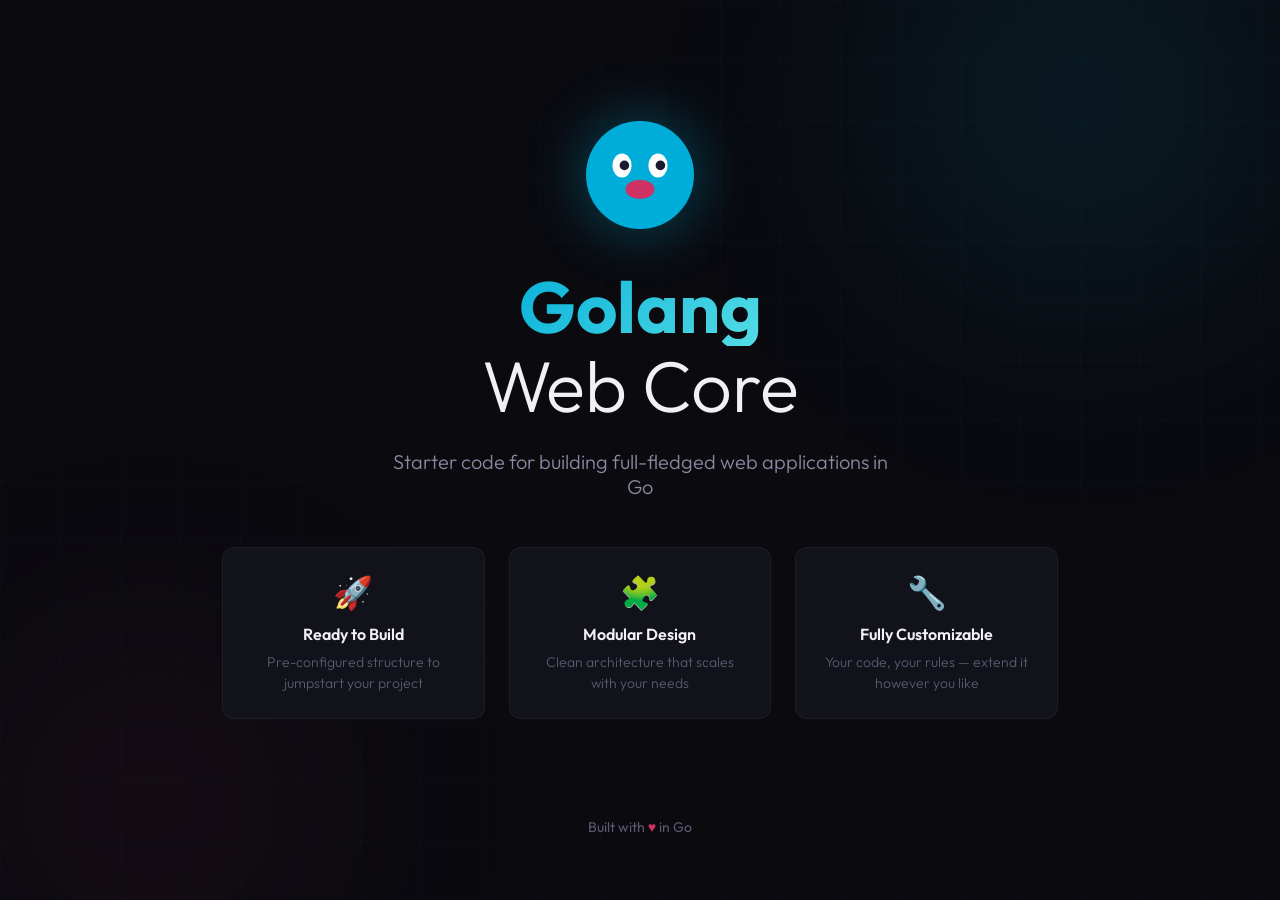
<file: html/index.html>
<!DOCTYPE html>
<html lang="en">
  <head>
    <meta charset="UTF-8" />
    <meta name="viewport" content="width=device-width, initial-scale=1.0" />
    <title>Golang Web Core</title>
    <link rel="stylesheet" href="index.css" />
    <link rel="preconnect" href="https://fonts.googleapis.com" />
    <link rel="preconnect" href="https://fonts.gstatic.com" crossorigin />
    <link
      href="https://fonts.googleapis.com/css2?family=JetBrains+Mono:wght@400;600&family=Outfit:wght@300;500;700&display=swap"
      rel="stylesheet"
    />
  </head>
  <body>
    <div class="grid-bg"></div>
    <div class="glow glow-1"></div>
    <div class="glow glow-2"></div>

    <main class="container">
      <header class="hero">
        <div class="logo-wrapper">
          <div class="gopher-icon">
            <svg
              viewBox="0 0 100 100"
              fill="none"
              xmlns="http://www.w3.org/2000/svg"
            >
              <circle cx="50" cy="50" r="45" fill="#00ADD8" />
              <ellipse cx="35" cy="42" rx="8" ry="10" fill="white" />
              <ellipse cx="65" cy="42" rx="8" ry="10" fill="white" />
              <circle cx="37" cy="42" r="4" fill="#1a1a2e" />
              <circle cx="67" cy="42" r="4" fill="#1a1a2e" />
              <ellipse cx="50" cy="62" rx="12" ry="8" fill="#CE3262" />
              <path
                d="M20 35 Q15 25 25 20"
                stroke="#00ADD8"
                stroke-width="4"
                stroke-linecap="round"
              />
              <path
                d="M80 35 Q85 25 75 20"
                stroke="#00ADD8"
                stroke-width="4"
                stroke-linecap="round"
              />
            </svg>
          </div>
        </div>

        <h1 class="title">
          <span class="title-go">Golang</span>
          <span class="title-web">Web Core</span>
        </h1>

        <p class="tagline">
          Starter code for building full-fledged web applications in Go
        </p>

        <div class="features">
          <div class="feature">
            <div class="feature-icon">🚀</div>
            <h3>Ready to Build</h3>
            <p>Pre-configured structure to jumpstart your project</p>
          </div>
          <div class="feature">
            <div class="feature-icon">🧩</div>
            <h3>Modular Design</h3>
            <p>Clean architecture that scales with your needs</p>
          </div>
          <div class="feature">
            <div class="feature-icon">🔧</div>
            <h3>Fully Customizable</h3>
            <p>Your code, your rules — extend it however you like</p>
          </div>
        </div>
      </header>

      <footer class="footer">
        <p>Built with <span class="heart">♥</span> in Go</p>
      </footer>
    </main>
  </body>
</html>
</file>
<file: html/index.css>
* {
    margin: 0;
    padding: 0;
    box-sizing: border-box;
}

:root {
    --go-blue: #00ADD8;
    --go-blue-dark: #007d9c;
    --go-pink: #CE3262;
    --bg-dark: #0a0a0f;
    --bg-card: #12121a;
    --text-primary: #f0f0f5;
    --text-secondary: #8888a0;
    --text-muted: #5a5a70;
}

html {
    font-size: 16px;
}

body {
    font-family: 'Outfit', -apple-system, BlinkMacSystemFont, sans-serif;
    background: var(--bg-dark);
    color: var(--text-primary);
    min-height: 100vh;
    overflow-x: hidden;
    position: relative;
}

/* Animated grid background */
.grid-bg {
    position: fixed;
    top: 0;
    left: 0;
    width: 100%;
    height: 100%;
    background-image: 
        linear-gradient(rgba(0, 173, 216, 0.03) 1px, transparent 1px),
        linear-gradient(90deg, rgba(0, 173, 216, 0.03) 1px, transparent 1px);
    background-size: 60px 60px;
    pointer-events: none;
    z-index: 0;
}

/* Glowing orbs */
.glow {
    position: fixed;
    border-radius: 50%;
    filter: blur(100px);
    pointer-events: none;
    z-index: 0;
}

.glow-1 {
    width: 600px;
    height: 600px;
    background: radial-gradient(circle, rgba(0, 173, 216, 0.15) 0%, transparent 70%);
    top: -200px;
    right: -100px;
    animation: float 15s ease-in-out infinite;
}

.glow-2 {
    width: 500px;
    height: 500px;
    background: radial-gradient(circle, rgba(206, 50, 98, 0.1) 0%, transparent 70%);
    bottom: -150px;
    left: -100px;
    animation: float 18s ease-in-out infinite reverse;
}

@keyframes float {
    0%, 100% { transform: translate(0, 0); }
    50% { transform: translate(30px, 20px); }
}

.container {
    position: relative;
    z-index: 1;
    max-width: 900px;
    margin: 0 auto;
    padding: 4rem 2rem;
    min-height: 100vh;
    display: flex;
    flex-direction: column;
}

.hero {
    flex: 1;
    display: flex;
    flex-direction: column;
    align-items: center;
    justify-content: center;
    text-align: center;
}

.logo-wrapper {
    margin-bottom: 2rem;
    animation: fadeInDown 0.8s ease-out;
}

.gopher-icon {
    width: 120px;
    height: 120px;
    filter: drop-shadow(0 0 30px rgba(0, 173, 216, 0.4));
    transition: transform 0.3s ease;
}

.gopher-icon:hover {
    transform: scale(1.1) rotate(5deg);
}

.title {
    font-size: clamp(2.5rem, 8vw, 4.5rem);
    font-weight: 700;
    line-height: 1.1;
    margin-bottom: 1.5rem;
    animation: fadeInUp 0.8s ease-out 0.2s both;
}

.title-go {
    display: block;
    background: linear-gradient(135deg, var(--go-blue) 0%, #5ce1e6 100%);
    -webkit-background-clip: text;
    -webkit-text-fill-color: transparent;
    background-clip: text;
}

.title-web {
    display: block;
    color: var(--text-primary);
    font-weight: 300;
}

.tagline {
    font-size: 1.25rem;
    color: var(--text-secondary);
    margin-bottom: 3rem;
    max-width: 500px;
    font-weight: 300;
    animation: fadeInUp 0.8s ease-out 0.4s both;
}

/* Code block styling */
.code-block {
    background: var(--bg-card);
    border: 1px solid rgba(255, 255, 255, 0.08);
    border-radius: 12px;
    overflow: hidden;
    text-align: left;
    width: 100%;
    max-width: 480px;
    margin-bottom: 4rem;
    box-shadow: 
        0 4px 30px rgba(0, 0, 0, 0.3),
        0 0 60px rgba(0, 173, 216, 0.05);
    animation: fadeInUp 0.8s ease-out 0.6s both;
}

.code-header {
    background: rgba(255, 255, 255, 0.03);
    padding: 0.75rem 1rem;
    display: flex;
    align-items: center;
    gap: 0.5rem;
    border-bottom: 1px solid rgba(255, 255, 255, 0.05);
}

.dot {
    width: 12px;
    height: 12px;
    border-radius: 50%;
}

.dot.red { background: #ff5f57; }
.dot.yellow { background: #febc2e; }
.dot.green { background: #28c840; }

.code-title {
    margin-left: auto;
    font-family: 'JetBrains Mono', monospace;
    font-size: 0.75rem;
    color: var(--text-muted);
}

.code-block pre {
    padding: 1.5rem;
    overflow-x: auto;
}

.code-block code {
    font-family: 'JetBrains Mono', monospace;
    font-size: 0.9rem;
    line-height: 1.7;
    color: var(--text-secondary);
}

.code-block .keyword { color: var(--go-pink); }
.code-block .string { color: #98c379; }
.code-block .function { color: var(--go-blue); }

/* Features grid */
.features {
    display: grid;
    grid-template-columns: repeat(auto-fit, minmax(200px, 1fr));
    gap: 1.5rem;
    width: 100%;
    animation: fadeInUp 0.8s ease-out 0.8s both;
}

.feature {
    background: var(--bg-card);
    border: 1px solid rgba(255, 255, 255, 0.05);
    border-radius: 12px;
    padding: 1.5rem;
    text-align: center;
    transition: all 0.3s ease;
}

.feature:hover {
    border-color: rgba(0, 173, 216, 0.3);
    transform: translateY(-4px);
    box-shadow: 0 10px 40px rgba(0, 173, 216, 0.1);
}

.feature-icon {
    font-size: 2rem;
    margin-bottom: 0.75rem;
}

.feature h3 {
    font-size: 1rem;
    font-weight: 600;
    margin-bottom: 0.5rem;
    color: var(--text-primary);
}

.feature p {
    font-size: 0.875rem;
    color: var(--text-muted);
    font-weight: 300;
    line-height: 1.5;
}

/* Footer */
.footer {
    text-align: center;
    padding-top: 3rem;
    color: var(--text-muted);
    font-size: 0.875rem;
}

.heart {
    color: var(--go-pink);
    display: inline-block;
    animation: pulse 1.5s ease-in-out infinite;
}

@keyframes pulse {
    0%, 100% { transform: scale(1); }
    50% { transform: scale(1.2); }
}

/* Animations */
@keyframes fadeInUp {
    from {
        opacity: 0;
        transform: translateY(30px);
    }
    to {
        opacity: 1;
        transform: translateY(0);
    }
}

@keyframes fadeInDown {
    from {
        opacity: 0;
        transform: translateY(-30px);
    }
    to {
        opacity: 1;
        transform: translateY(0);
    }
}

/* Responsive */
@media (max-width: 600px) {
    .container {
        padding: 2rem 1rem;
    }
    
    .gopher-icon {
        width: 90px;
        height: 90px;
    }
    
    .code-block {
        margin-bottom: 3rem;
    }
    
    .features {
        grid-template-columns: 1fr;
    }
}
</file>
